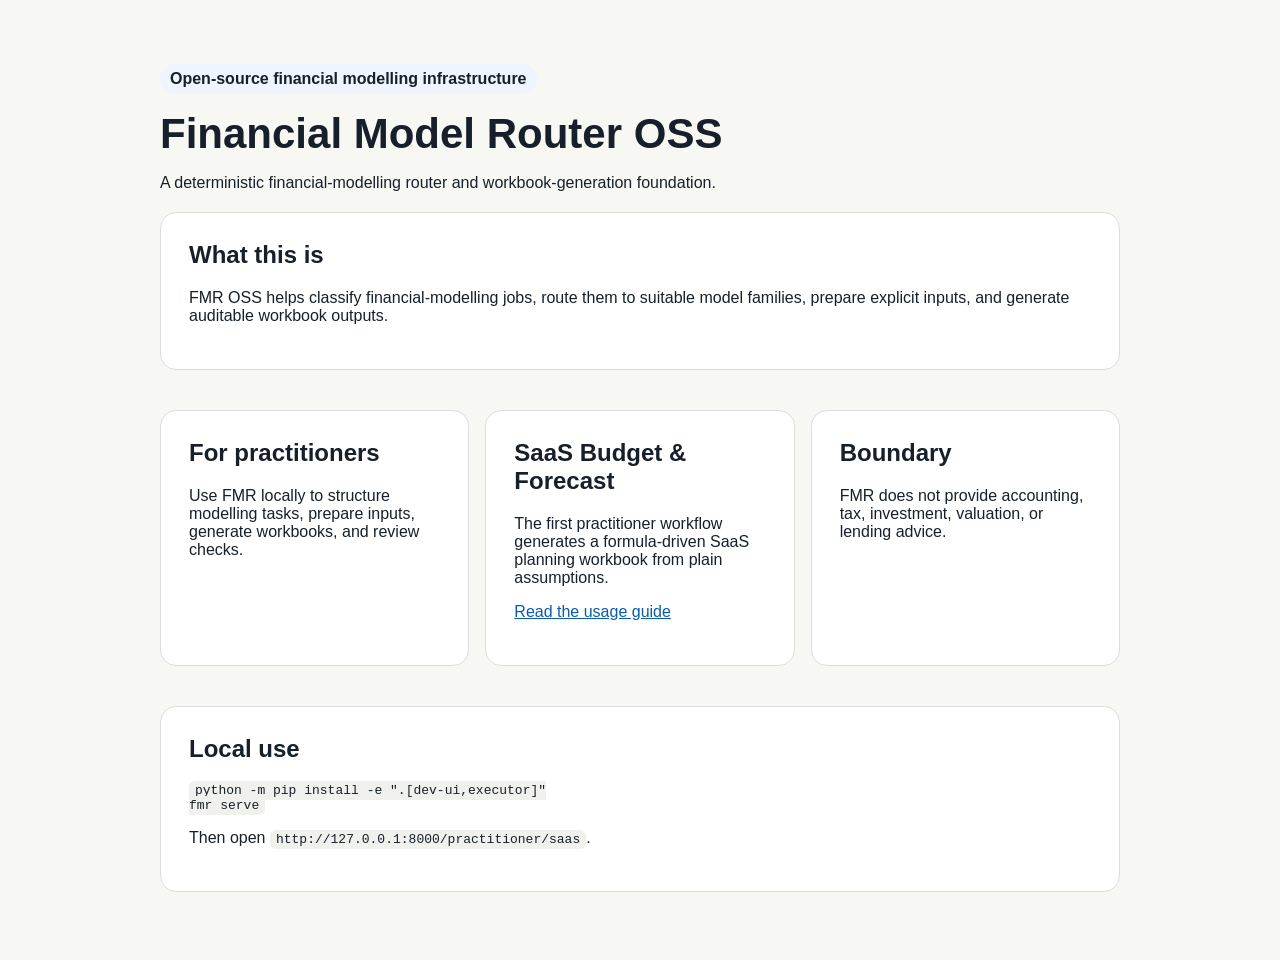
<file: index.html>
<!doctype html>
<html lang="en">
<head>
  <meta charset="utf-8">
  <meta name="viewport" content="width=device-width, initial-scale=1">
  <meta http-equiv="refresh" content="0; url=docs/">
  <title>Financial Model Router OSS</title>
</head>
<body>
  <p>Financial Model Router OSS practitioner page is available at <a href="docs/">docs/</a>.</p>
</body>
</html>
</file>
